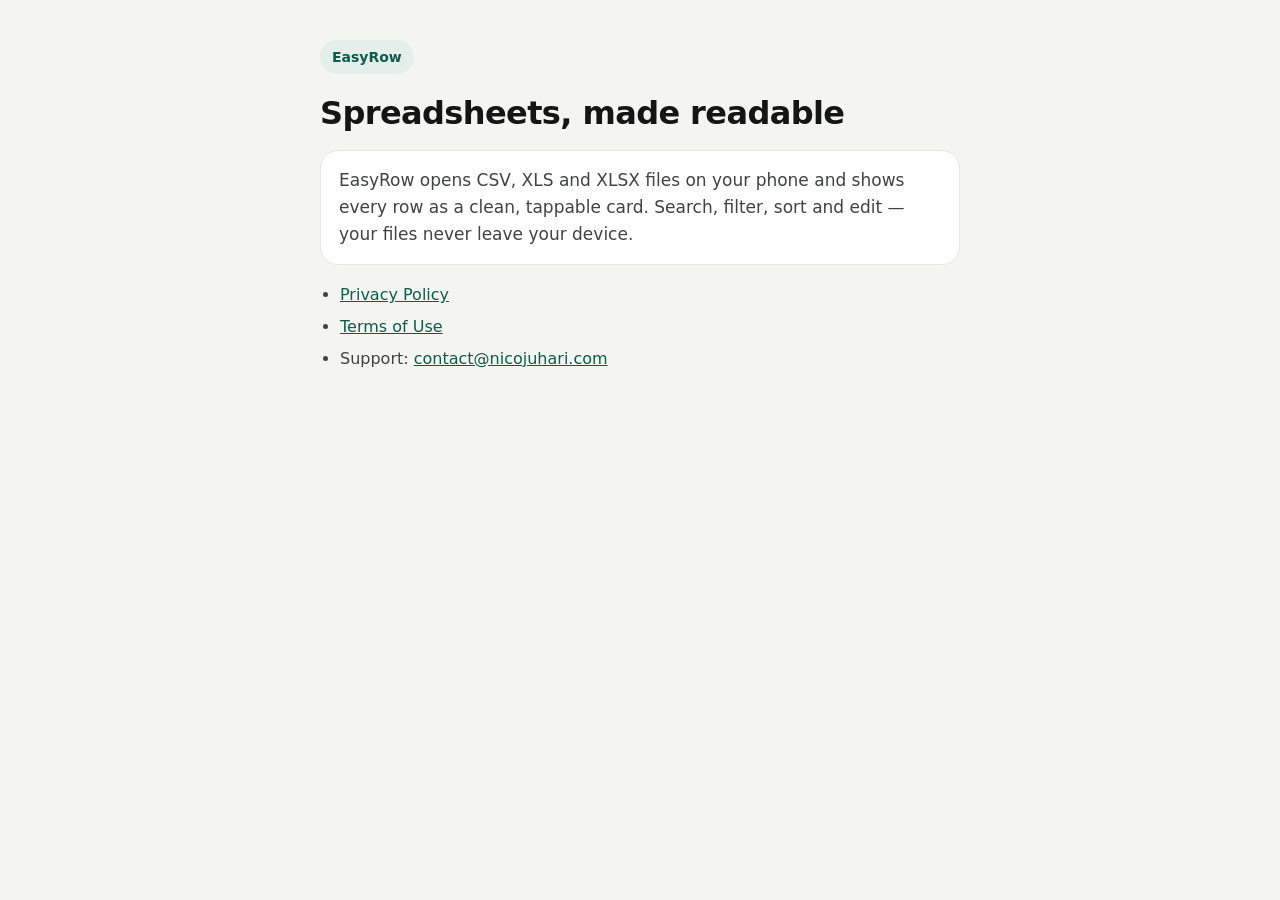
<file: index.html>
<!doctype html>
<html lang="en">
<head>
<meta charset="utf-8">
<meta name="viewport" content="width=device-width, initial-scale=1">
<title>EasyRow · CSV &amp; Excel Reader</title>
<meta name="description" content="Open CSV and Excel files on your phone and browse every row as a clean card. Free, private, offline.">
<link rel="stylesheet" href="style.css">
</head>
<body>
<main>
  <a class="brand" href="./">EasyRow</a>
  <h1>Spreadsheets, made readable</h1>
  <p class="lead">EasyRow opens CSV, XLS and XLSX files on your phone and shows every row as a clean, tappable card. Search, filter, sort and edit — your files never leave your device.</p>
  <ul>
    <li><a href="privacy.html">Privacy Policy</a></li>
    <li><a href="terms.html">Terms of Use</a></li>
    <li>Support: <a href="mailto:contact@nicojuhari.com">contact@nicojuhari.com</a></li>
  </ul>
</main>
</body>
</html>
</file>
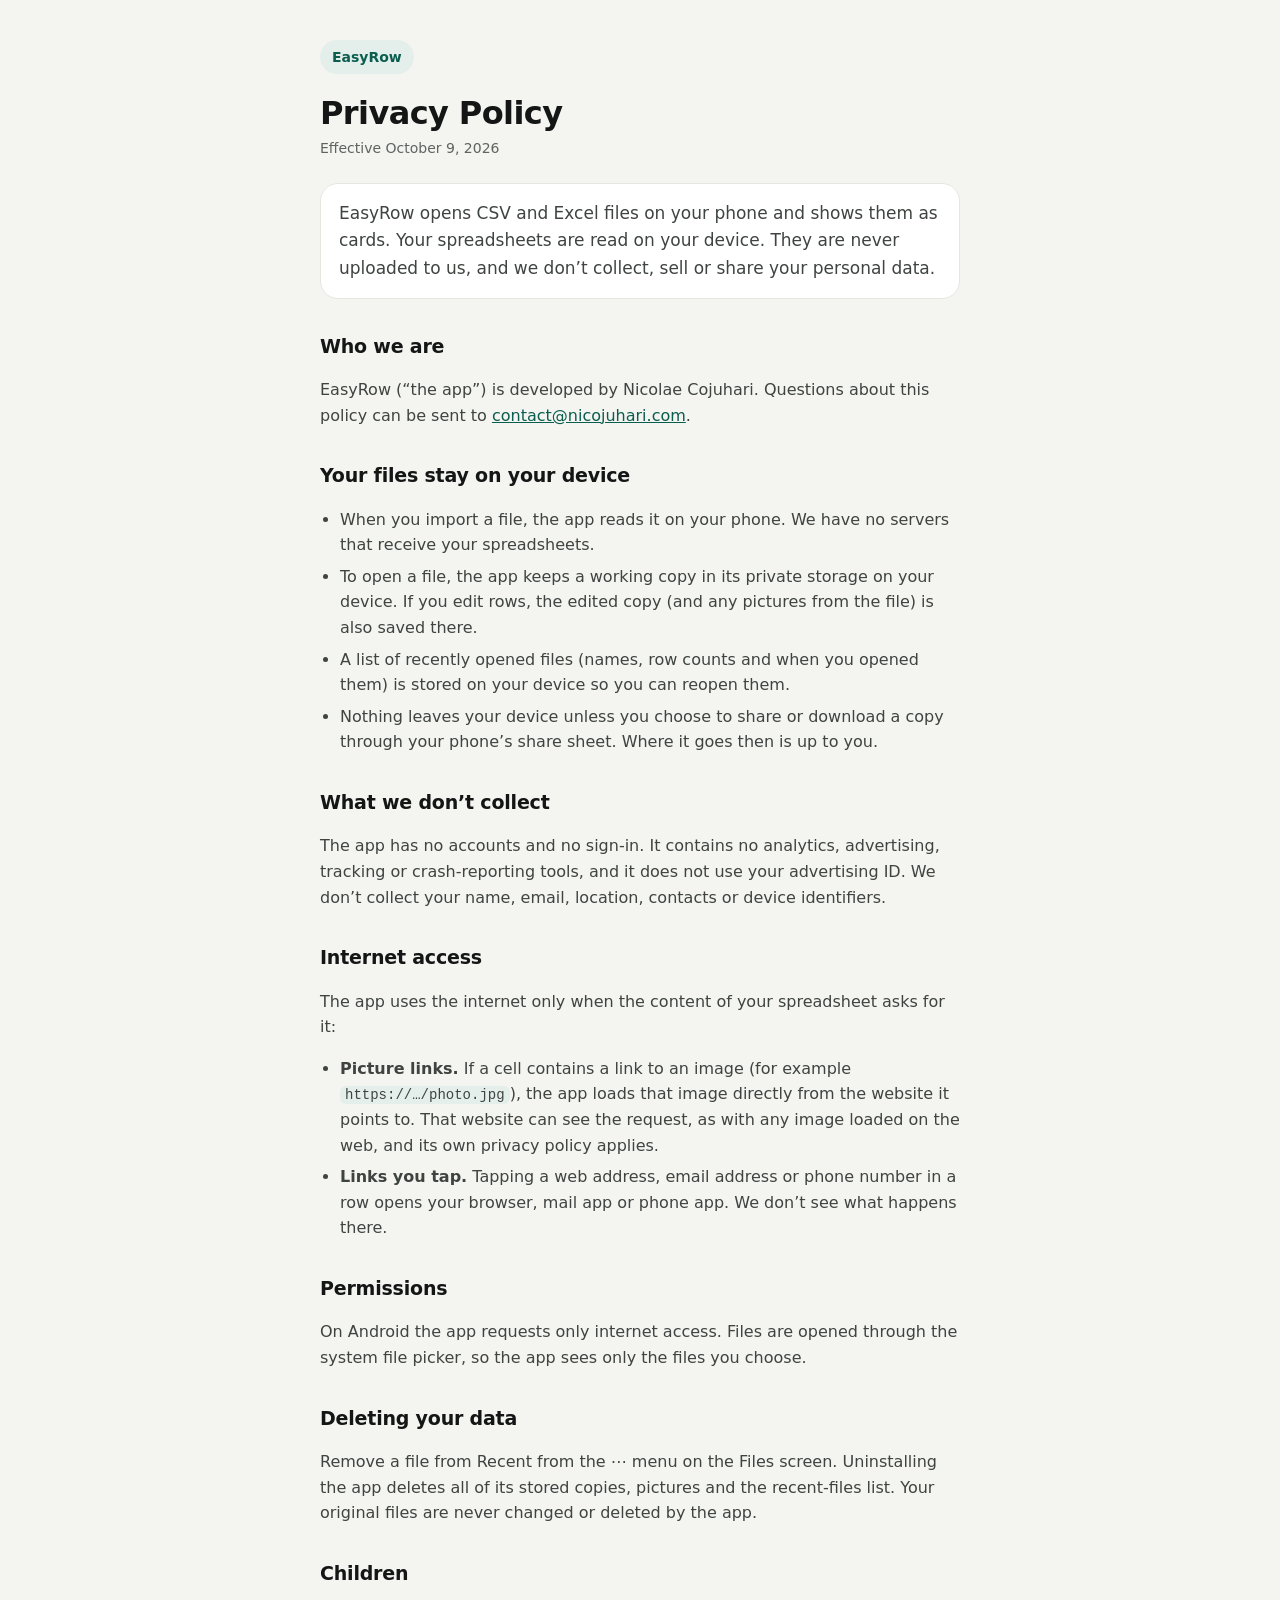
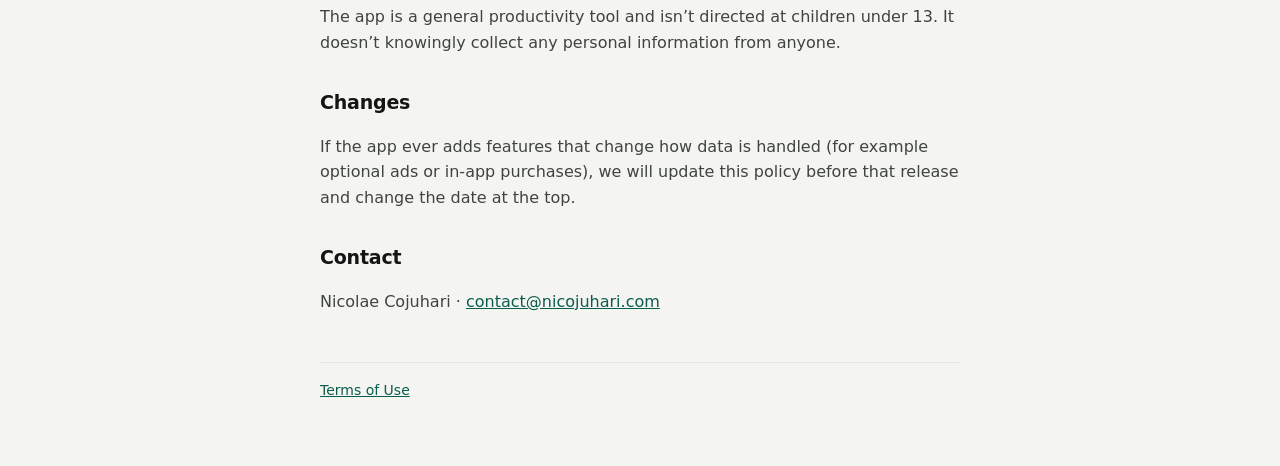
<file: privacy.html>
<!doctype html>
<html lang="en">
<head>
<meta charset="utf-8">
<meta name="viewport" content="width=device-width, initial-scale=1">
<title>Privacy Policy · EasyRow</title>
<meta name="description" content="How EasyRow handles your data: spreadsheets are read on your device and never uploaded.">
<link rel="stylesheet" href="style.css">
</head>
<body>
<main>
  <a class="brand" href="./">EasyRow</a>
  <h1>Privacy Policy</h1>
  <p class="meta">Effective October 9, 2026</p>

  <p class="lead">EasyRow opens CSV and Excel files on your phone and shows them as cards. Your spreadsheets are read on your device. They are never uploaded to us, and we don’t collect, sell or share your personal data.</p>

  <h2>Who we are</h2>
  <p>EasyRow (“the app”) is developed by Nicolae Cojuhari. Questions about this policy can be sent to <a href="mailto:contact@nicojuhari.com">contact@nicojuhari.com</a>.</p>

  <h2>Your files stay on your device</h2>
  <ul>
    <li>When you import a file, the app reads it on your phone. We have no servers that receive your spreadsheets.</li>
    <li>To open a file, the app keeps a working copy in its private storage on your device. If you edit rows, the edited copy (and any pictures from the file) is also saved there.</li>
    <li>A list of recently opened files (names, row counts and when you opened them) is stored on your device so you can reopen them.</li>
    <li>Nothing leaves your device unless you choose to share or download a copy through your phone’s share sheet. Where it goes then is up to you.</li>
  </ul>

  <h2>What we don’t collect</h2>
  <p>The app has no accounts and no sign-in. It contains no analytics, advertising, tracking or crash-reporting tools, and it does not use your advertising ID. We don’t collect your name, email, location, contacts or device identifiers.</p>

  <h2>Internet access</h2>
  <p>The app uses the internet only when the content of your spreadsheet asks for it:</p>
  <ul>
    <li><strong>Picture links.</strong> If a cell contains a link to an image (for example <code>https://…/photo.jpg</code>), the app loads that image directly from the website it points to. That website can see the request, as with any image loaded on the web, and its own privacy policy applies.</li>
    <li><strong>Links you tap.</strong> Tapping a web address, email address or phone number in a row opens your browser, mail app or phone app. We don’t see what happens there.</li>
  </ul>

  <h2>Permissions</h2>
  <p>On Android the app requests only internet access. Files are opened through the system file picker, so the app sees only the files you choose.</p>

  <h2>Deleting your data</h2>
  <p>Remove a file from Recent from the ⋯ menu on the Files screen. Uninstalling the app deletes all of its stored copies, pictures and the recent-files list. Your original files are never changed or deleted by the app.</p>

  <h2>Children</h2>
  <p>The app is a general productivity tool and isn’t directed at children under 13. It doesn’t knowingly collect any personal information from anyone.</p>

  <h2>Changes</h2>
  <p>If the app ever adds features that change how data is handled (for example optional ads or in-app purchases), we will update this policy before that release and change the date at the top.</p>

  <h2>Contact</h2>
  <p>Nicolae Cojuhari · <a href="mailto:contact@nicojuhari.com">contact@nicojuhari.com</a></p>

  <footer><a href="terms.html">Terms of Use</a></footer>
</main>
</body>
</html>
</file>
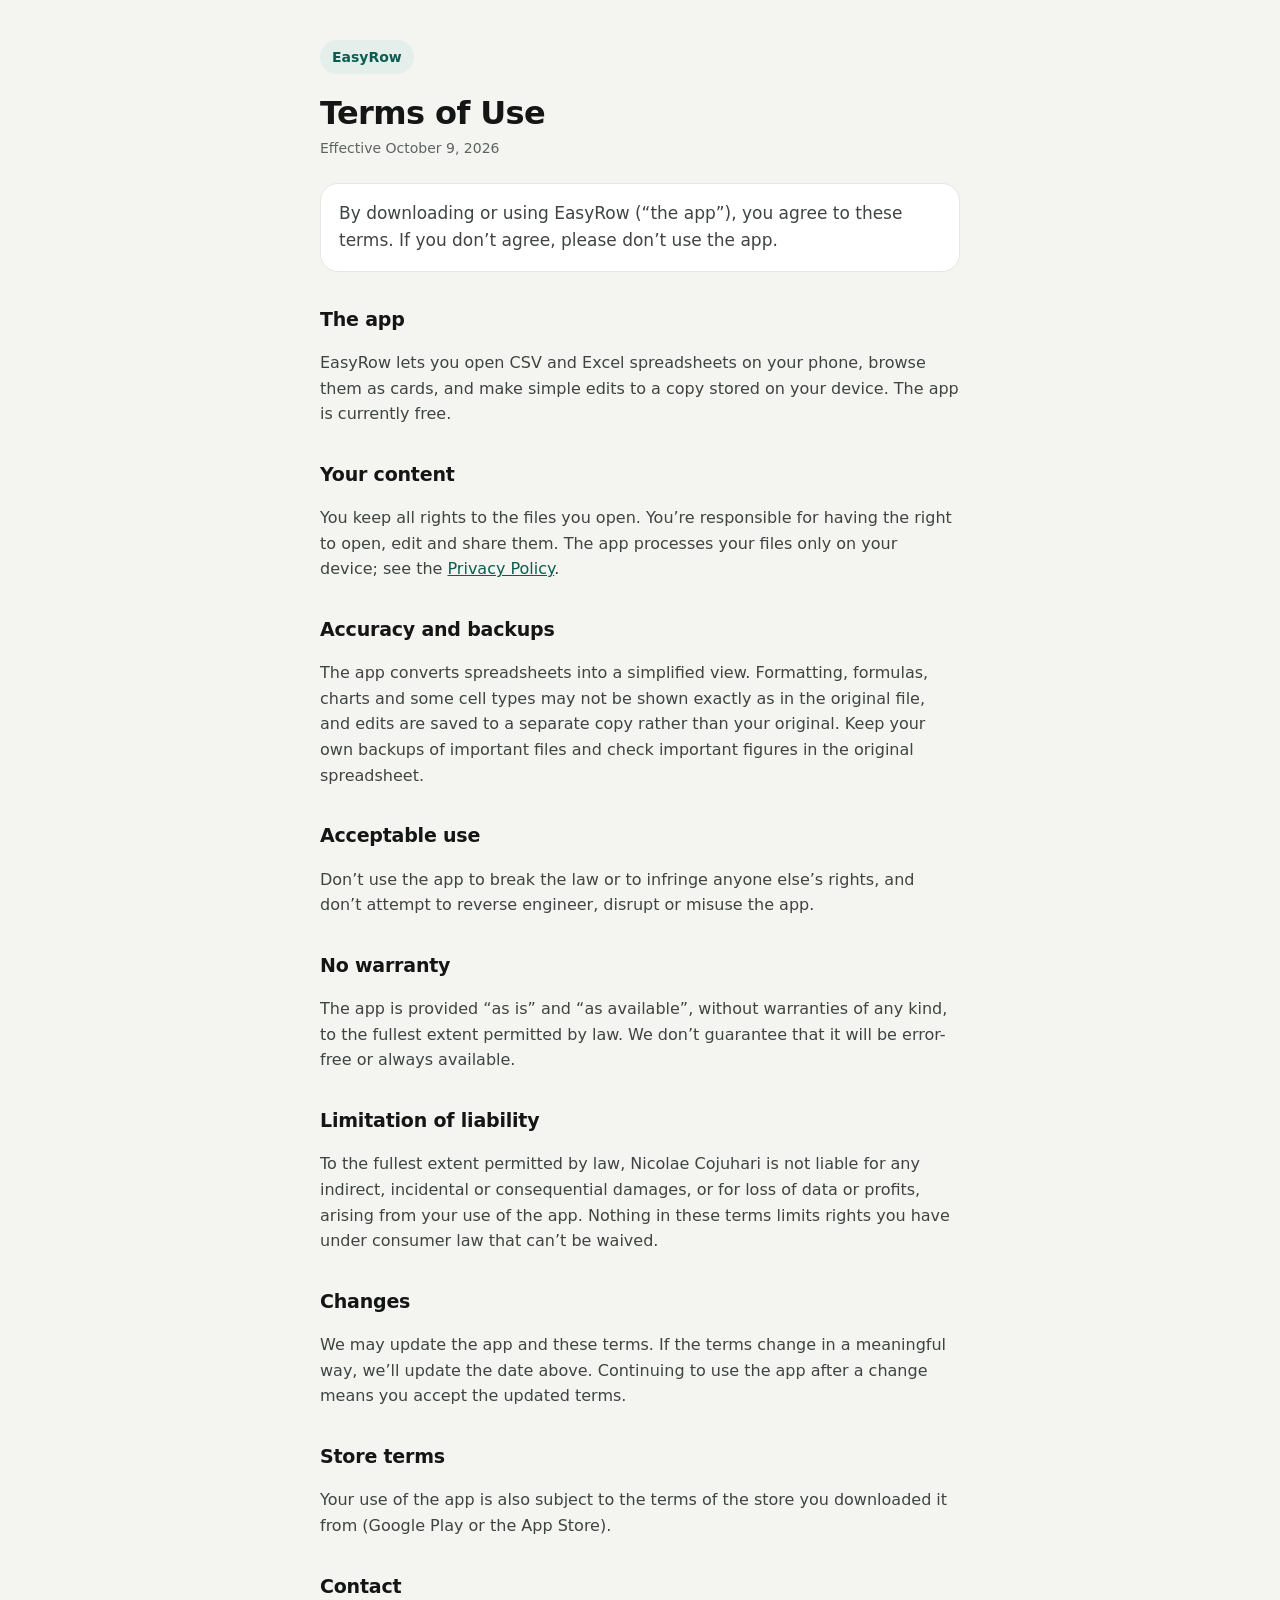
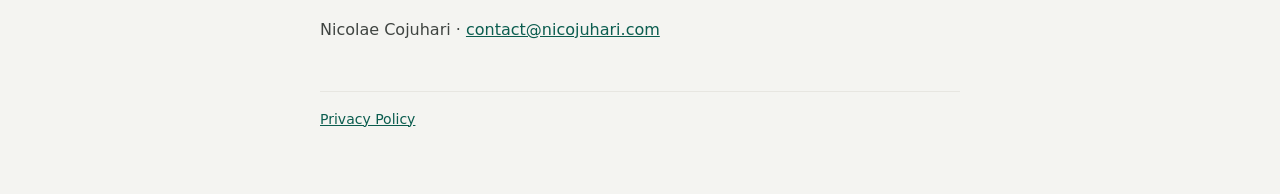
<file: terms.html>
<!doctype html>
<html lang="en">
<head>
<meta charset="utf-8">
<meta name="viewport" content="width=device-width, initial-scale=1">
<title>Terms of Use · EasyRow</title>
<meta name="description" content="Terms of Use for the EasyRow spreadsheet reader app.">
<link rel="stylesheet" href="style.css">
</head>
<body>
<main>
  <a class="brand" href="./">EasyRow</a>
  <h1>Terms of Use</h1>
  <p class="meta">Effective October 9, 2026</p>

  <p class="lead">By downloading or using EasyRow (“the app”), you agree to these terms. If you don’t agree, please don’t use the app.</p>

  <h2>The app</h2>
  <p>EasyRow lets you open CSV and Excel spreadsheets on your phone, browse them as cards, and make simple edits to a copy stored on your device. The app is currently free.</p>

  <h2>Your content</h2>
  <p>You keep all rights to the files you open. You’re responsible for having the right to open, edit and share them. The app processes your files only on your device; see the <a href="privacy.html">Privacy Policy</a>.</p>

  <h2>Accuracy and backups</h2>
  <p>The app converts spreadsheets into a simplified view. Formatting, formulas, charts and some cell types may not be shown exactly as in the original file, and edits are saved to a separate copy rather than your original. Keep your own backups of important files and check important figures in the original spreadsheet.</p>

  <h2>Acceptable use</h2>
  <p>Don’t use the app to break the law or to infringe anyone else’s rights, and don’t attempt to reverse engineer, disrupt or misuse the app.</p>

  <h2>No warranty</h2>
  <p>The app is provided “as is” and “as available”, without warranties of any kind, to the fullest extent permitted by law. We don’t guarantee that it will be error-free or always available.</p>

  <h2>Limitation of liability</h2>
  <p>To the fullest extent permitted by law, Nicolae Cojuhari is not liable for any indirect, incidental or consequential damages, or for loss of data or profits, arising from your use of the app. Nothing in these terms limits rights you have under consumer law that can’t be waived.</p>

  <h2>Changes</h2>
  <p>We may update the app and these terms. If the terms change in a meaningful way, we’ll update the date above. Continuing to use the app after a change means you accept the updated terms.</p>

  <h2>Store terms</h2>
  <p>Your use of the app is also subject to the terms of the store you downloaded it from (Google Play or the App Store).</p>

  <h2>Contact</h2>
  <p>Nicolae Cojuhari · <a href="mailto:contact@nicojuhari.com">contact@nicojuhari.com</a></p>

  <footer><a href="privacy.html">Privacy Policy</a></footer>
</main>
</body>
</html>
</file>
<file: style.css>
/* EasyRow legal & support pages — "quiet ledger" palette from the app. */
:root {
  --ground: #f4f4f1;
  --surface: #ffffff;
  --ink: #141615;
  --ink-soft: #3f4441;
  --ink-muted: #5f6461;
  --line: #e7e6e1;
  --brand: #0b5d4f;
  --brand-soft: #e4efeb;
}
@media (prefers-color-scheme: dark) {
  :root {
    --ground: #121413;
    --surface: #1a1d1b;
    --ink: #eceeea;
    --ink-soft: #c9ccc8;
    --ink-muted: #9da29e;
    --line: #2b2f2d;
    --brand: #6fc2ad;
    --brand-soft: #1d3530;
  }
}
* { box-sizing: border-box; }
html { -webkit-text-size-adjust: 100%; }
body {
  margin: 0;
  background: var(--ground);
  color: var(--ink);
  font: 16px/1.6 -apple-system, BlinkMacSystemFont, "SF Pro Text", "Segoe UI", "Helvetica Neue", system-ui, sans-serif;
  -webkit-font-smoothing: antialiased;
}
main {
  max-width: 680px;
  margin: 0 auto;
  padding: 40px 20px 64px;
}
.brand {
  display: inline-block;
  padding: 6px 12px;
  border-radius: 999px;
  background: var(--brand-soft);
  color: var(--brand);
  font-weight: 650;
  font-size: 14px;
  text-decoration: none;
}
h1 { margin: 20px 0 4px; font-size: 32px; line-height: 1.2; letter-spacing: -0.6px; }
h2 { margin: 32px 0 8px; font-size: 19px; letter-spacing: -0.2px; }
.meta { margin: 0 0 24px; color: var(--ink-muted); font-size: 14px; }
.lead {
  padding: 16px 18px;
  border: 1px solid var(--line);
  border-radius: 18px;
  background: var(--surface);
  font-size: 17px;
}
p, li { color: var(--ink-soft); }
ul { padding-left: 20px; }
li { margin: 6px 0; }
a { color: var(--brand); }
code { font-size: 14px; padding: 1px 5px; border-radius: 6px; background: var(--brand-soft); }
footer { margin-top: 48px; padding-top: 16px; border-top: 1px solid var(--line); font-size: 14px; }
</file>
